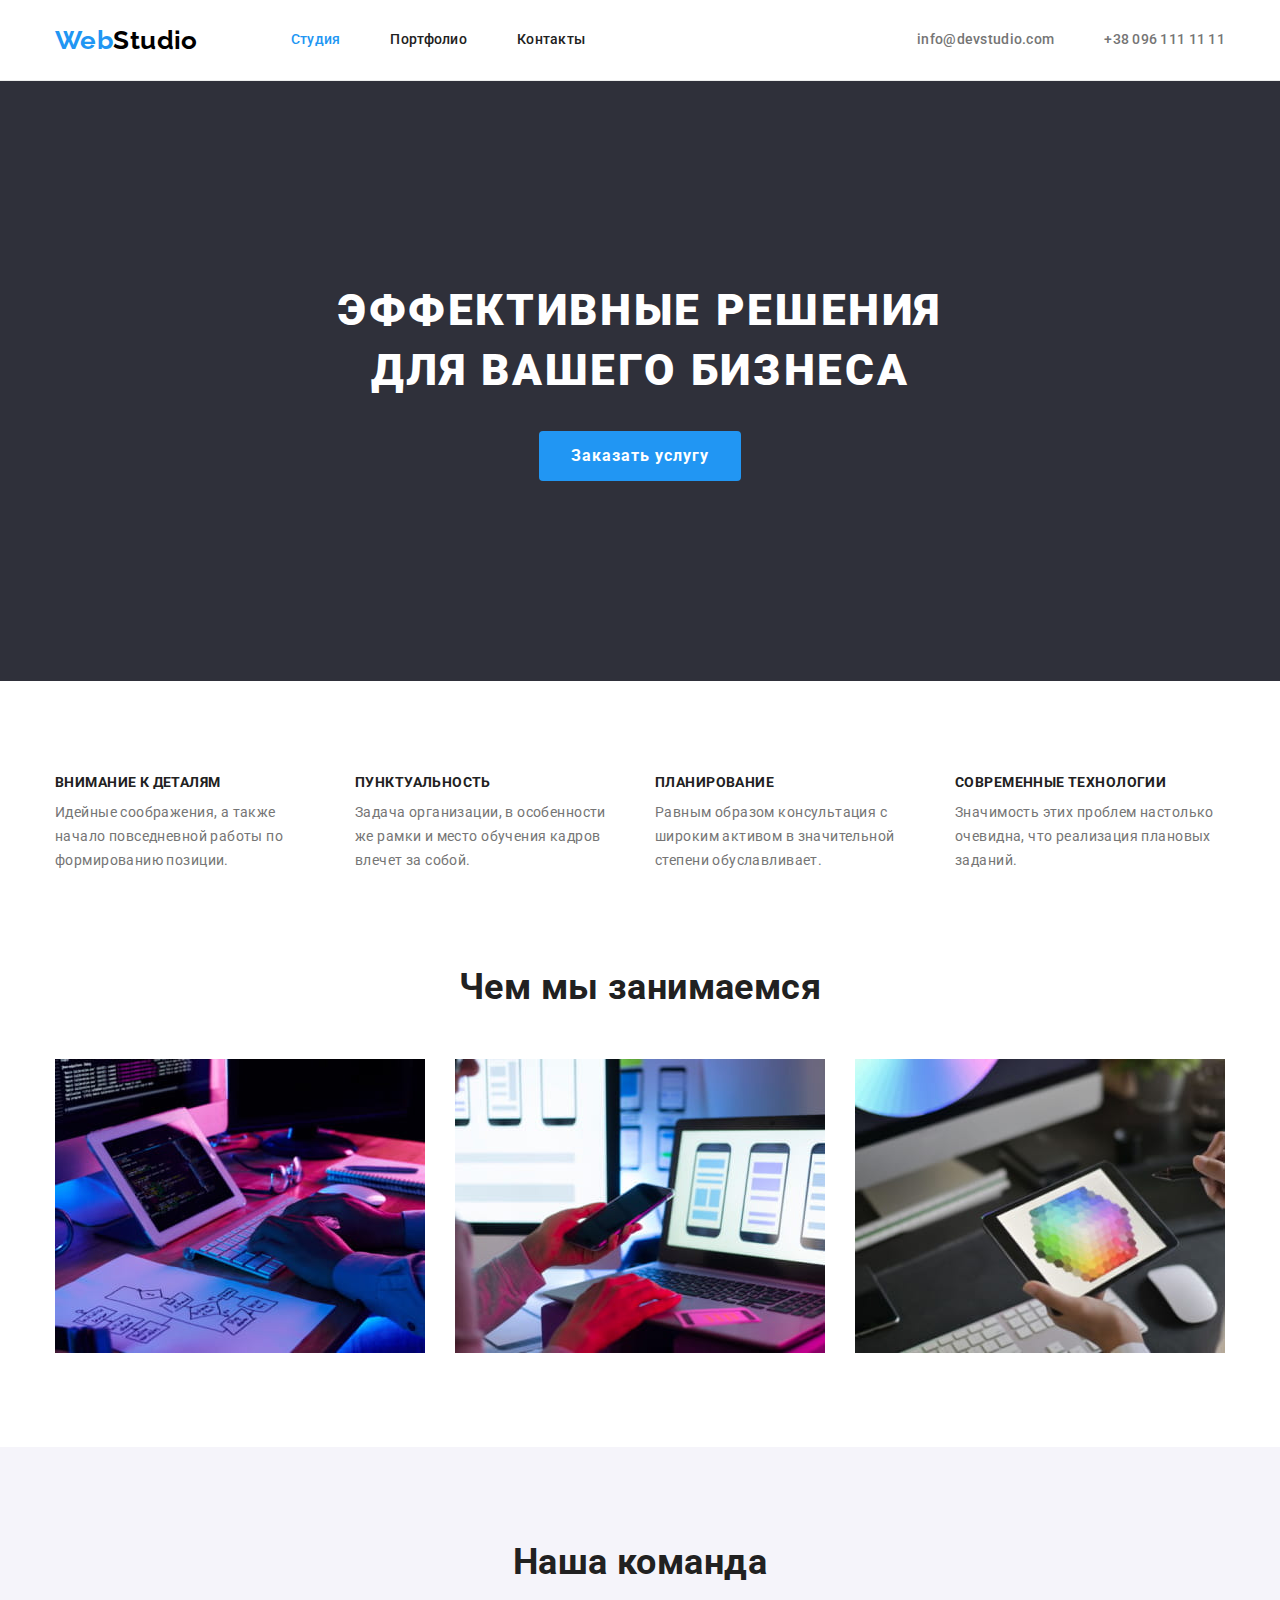
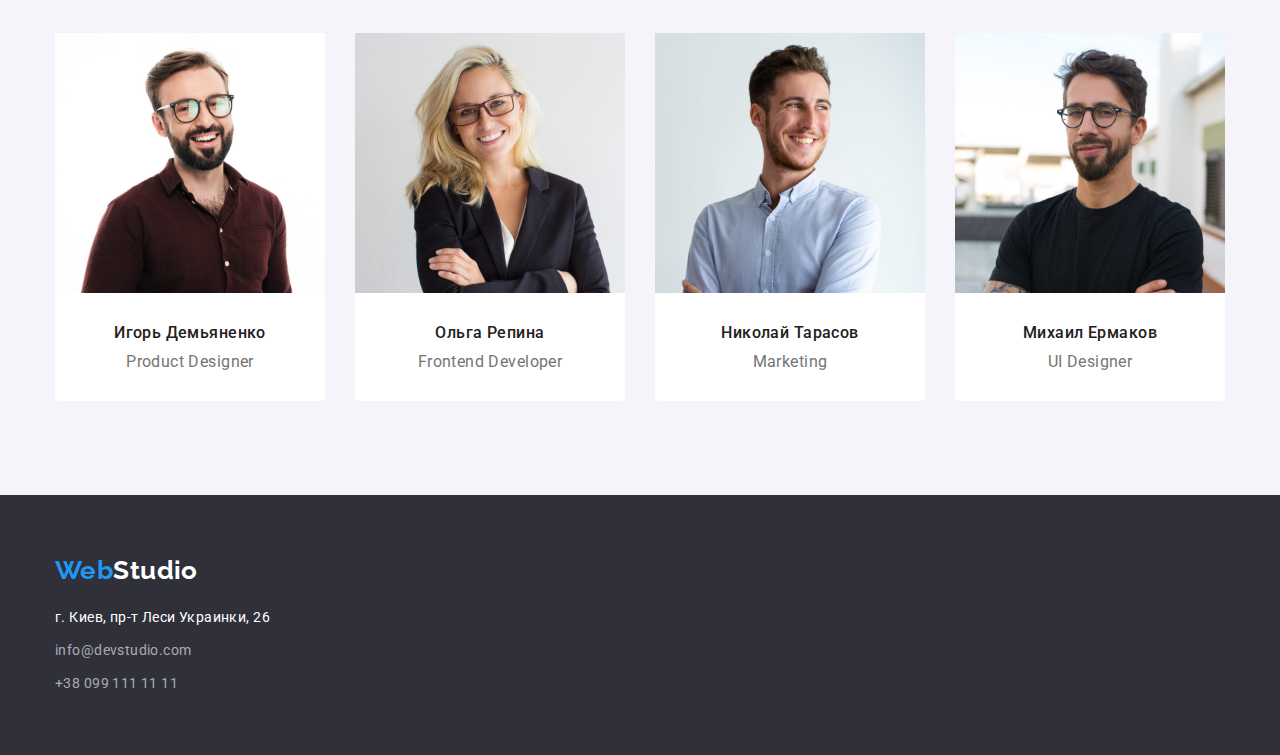
<file: index.html>
<!DOCTYPE html>
<html lang="ru">
  <head>
    <meta charset="UTF-8" />
    <meta http-equiv="X-UA-Compatible" content="IE=edge" />
    <meta name="viewport" content="width=device-width, initial-scale=1.0" />
    <title>Студия</title>
    <link rel="preconnect" href="https://fonts.googleapis.com" />
    <link rel="preconnect" href="https://fonts.gstatic.com" crossorigin />
    <link
      href="https://fonts.googleapis.com/css2?family=Raleway:wght@700&family=Roboto:wght@400;500;700;900&display=swap"
      rel="stylesheet"
    />
    <link
      rel="stylesheet"
      href="https://cdnjs.cloudflare.com/ajax/libs/modern-normalize/1.1.0/modern-normalize.min.css"
    />
    <link rel="stylesheet" href="./css/styles.css" />
  </head>
  <body>
    <!-- Header -->
    <header class="header">
      <div class="container header-content">
        <!-- Navigation -->
        <nav class="navigate">
          <!-- logo and link to homepage -->
          <a class="link logo" href="./index.html"> Web<span class="logo-header">Studio</span> </a>
          <!-- list of links to website pages -->
          <ul class="list site-nav">
            <li class="item"><a class="link current" href="./index.html">Студия</a></li>
            <li class="item"><a class="link" href="./portfolio.html">Портфолио</a></li>
            <li class="item"><a class="link" href="">Контакты</a></li>
          </ul>
        </nav>
        <!-- contacts -->
        <ul class="list contacts-nav">
          <li class="item">
            <a class="link" href="mailto:info@devstudio.com">info@devstudio.com</a>
          </li>
          <li class="item"><a class="link" href="tel:+380961111111">+38 096 111 11 11</a></li>
        </ul>
      </div>
    </header>
    <!-- Main content -->
    <main>
      <!-- block hero -->
      <section class="hero">
        <h1 class="hero-title">Эффективные решения<br />для вашего бизнеса</h1>
        <button class="button primary" type="button">Заказать услугу</button>
      </section>

      <!-- features of the studio -->
      <section class="section no-bottom">
        <div class="container">
          <!-- hidden title -->
          <h2 class="section-title hidden">Особенности</h2>
          <ul class="list features-list">
            <li class="item">
              <h3 class="title">Внимание к деталям</h3>
              <p class="text">
                Идейные соображения, а также начало повседневной работы по формированию позиции.
              </p>
            </li>
            <li class="item">
              <h3 class="title">Пунктуальность</h3>
              <p class="text">
                Задача организации, в особенности же рамки и место обучения кадров влечет за собой.
              </p>
            </li>
            <li class="item">
              <h3 class="title">Планирование</h3>
              <p class="text">
                Равным образом консультация с широким активом в значительной степени обуславливает.
              </p>
            </li>
            <li class="item">
              <h3 class="title">Современные технологии</h3>
              <p class="text">
                Значимость этих проблем настолько очевидна, что реализация плановых заданий.
              </p>
            </li>
          </ul>
        </div>
      </section>

      <!-- what are we doing -->
      <section class="section">
        <div class="container">
          <h2 class="section-title">Чем мы занимаемся</h2>
          <ul class="list works">
            <li class="item">
              <img
                src="./images/what-we-do-1.jpg"
                alt="код для десктопа"
                width="370"
                height="294"
              />
            </li>
            <li class="item">
              <img
                src="./images/what-we-do-2.jpg"
                alt="код для мобильных телефонов"
                width="370"
                height="294"
              />
            </li>
            <li class="item">
              <img
                src="./images/what-we-do-3.jpg"
                alt="код для планшетов"
                width="370"
                height="294"
              />
            </li>
          </ul>
        </div>
      </section>

      <!-- our team -->
      <section class="section team">
        <div class="container">
          <h2 class="section-title">Наша команда</h2>
          <ul class="list team-list">
            <li class="item">
              <img src="./images/team-1-igor.jpg" alt="Игорь" width="270" height="260" />
              <div class="image-caption">
                <h3 class="title">Игорь Демьяненко</h3>
                <p class="text">Product Designer</p>
              </div>
            </li>
            <li class="item">
              <img src="./images/team-2-olga.jpg" alt="Ольга" width="270" height="260" />
              <div class="image-caption">
                <h3 class="title">Ольга Репина</h3>
                <p class="text">Frontend Developer</p>
              </div>
            </li>
            <li class="item">
              <img src="./images/team-3-nikolai.jpg" alt="Николай" width="270" height="260" />
              <div class="image-caption">
                <h3 class="title">Николай Тарасов</h3>
                <p class="text">Marketing</p>
              </div>
            </li>
            <li class="item">
              <img src="./images/team-4-michail.jpg" alt="Михаил" width="270" height="260" />
              <div class="image-caption">
                <h3 class="title">Михаил Ермаков</h3>
                <p class="text">UI Designer</p>
              </div>
            </li>
          </ul>
        </div>
      </section>
    </main>
    <!-- footer -->
    <footer class="footer">
      <div class="container">
        <!-- logo and link to homepage -->
        <a class="link logo" href="./index.html"> Web<span class="logo-footer">Studio</span> </a>
        <!-- address -->
        <address>
          <ul class="list address-nav">
            <li class="item">
              <a
                class="link direction"
                href="https://goo.gl/maps/HgY1Wng7k1sUMK6fA"
                target="_blank"
              >
                г. Киев, пр-т Леси Украинки, 26
              </a>
            </li>
            <!-- contacts -->
            <li class="item">
              <a class="link contacts" href="mailto:info@devstudio.com">info@devstudio.com</a>
            </li>
            <li class="item">
              <a class="link contacts" href="tel:+380991111111">+38 099 111 11 11</a>
            </li>
          </ul>
        </address>
      </div>
    </footer>
  </body>
</html>
</file>
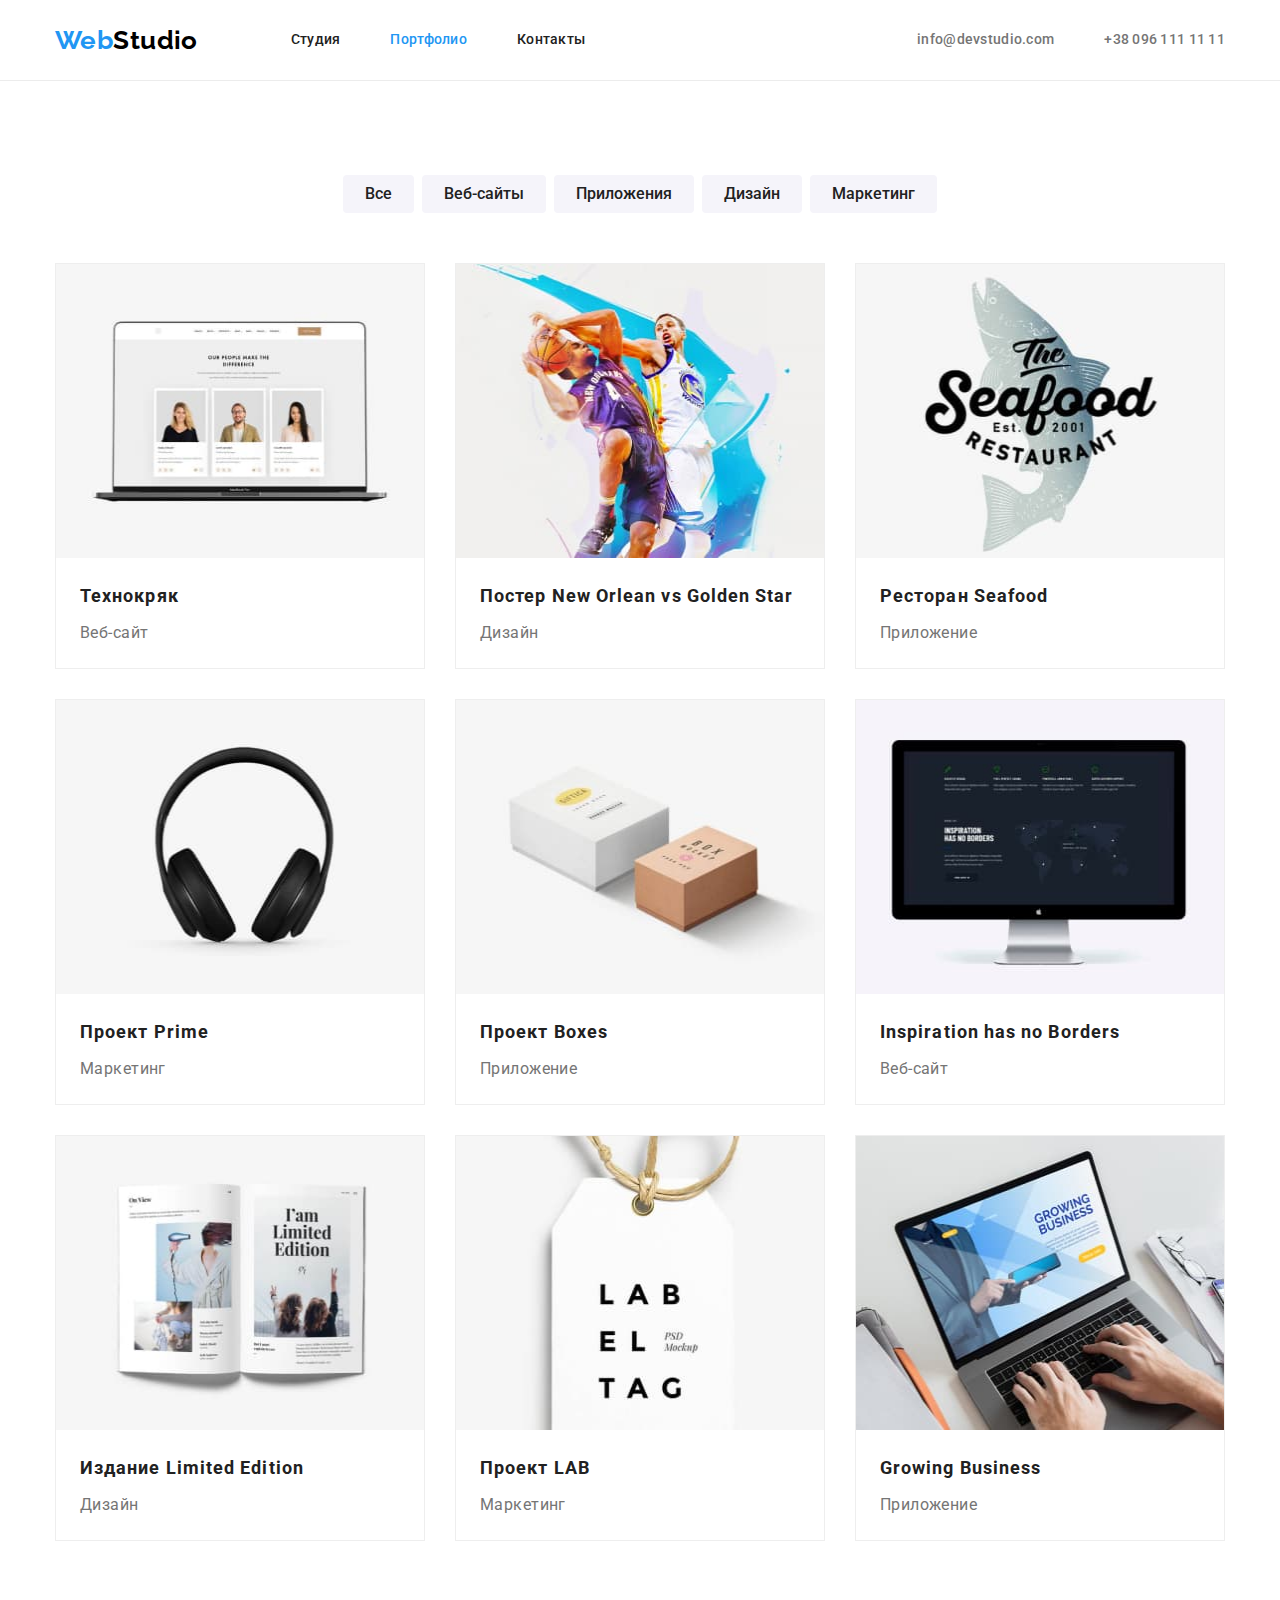
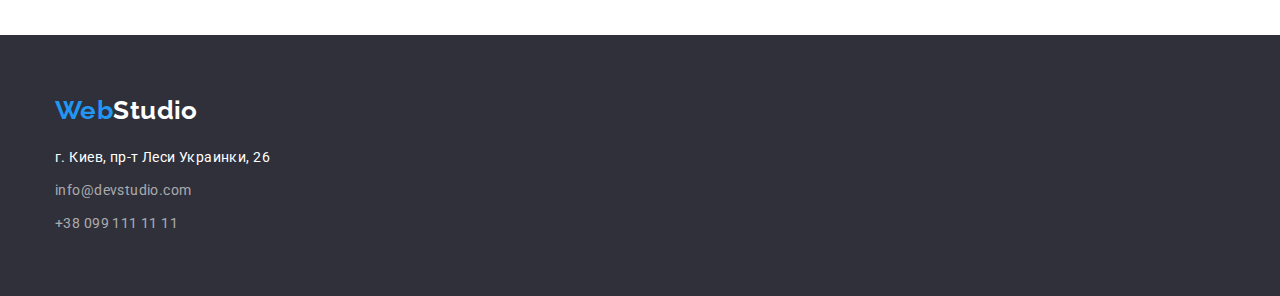
<file: portfolio.html>
<!DOCTYPE html>
<html lang="ru">
  <head>
    <meta charset="UTF-8" />
    <meta http-equiv="X-UA-Compatible" content="IE=edge" />
    <meta name="viewport" content="width=device-width, initial-scale=1.0" />
    <title>Портфолио</title>
    <link rel="preconnect" href="https://fonts.googleapis.com" />
    <link rel="preconnect" href="https://fonts.gstatic.com" crossorigin />
    <link
      href="https://fonts.googleapis.com/css2?family=Raleway:wght@700&family=Roboto:wght@400;500;700;900&display=swap"
      rel="stylesheet"
    />
    <link
      rel="stylesheet"
      href="https://cdnjs.cloudflare.com/ajax/libs/modern-normalize/1.1.0/modern-normalize.min.css"
    />
    <link rel="stylesheet" href="./css/styles.css" />
  </head>
  <body>
    <!-- Header -->
    <header class="header">
      <div class="container header-content">
        <!-- Navigation -->
        <nav class="navigate">
          <!-- logo and link to homepage -->
          <a class="link logo" href="./index.html"> Web<span class="logo-header">Studio</span> </a>
          <!-- list of links to website pages -->
          <ul class="list site-nav">
            <li class="item"><a class="link" href="./index.html">Студия</a></li>
            <li class="item"><a class="link current" href="./portfolio.html">Портфолио</a></li>
            <li class="item"><a class="link" href="">Контакты</a></li>
          </ul>
        </nav>
        <!-- contacts -->
        <ul class="list contacts-nav">
          <li class="item">
            <a class="link" href="mailto:info@devstudio.com">info@devstudio.com</a>
          </li>
          <li class="item"><a class="link" href="tel:+380961111111">+38 096 111 11 11</a></li>
        </ul>
      </div>
    </header>
    <!-- Main content -->
    <main>
      <!-- Section portfolio -->
      <section class="section">
        <div class="container">
          <!-- hidden title -->
          <h1 class="section-title hidden">Портфолио</h1>
          <!-- filter list -->
          <ul class="list filter">
            <li class="item">
              <button class="button secondary" type="button">Все</button>
            </li>
            <li class="item">
              <button class="button secondary" type="button">Веб-сайты</button>
            </li>
            <li class="item">
              <button class="button secondary" type="button">Приложения</button>
            </li>
            <li class="item">
              <button class="button secondary" type="button">Дизайн</button>
            </li>
            <li class="item">
              <button class="button secondary" type="button">Маркетинг</button>
            </li>
          </ul>
          <!-- portfolio content list -->
          <ul class="list portfolio-list">
            <li class="item">
              <a class="link" href="">
                <img
                  src="./images/portfolio-1.jpg"
                  alt="сайт на ноутбуке"
                  width="370"
                  height="294"
                />
                <div class="image-caption">
                  <h2 class="title">Технокряк</h2>
                  <p class="text">Веб-сайт</p>
                </div>
              </a>
            </li>
            <li class="item">
              <a class="link" href="">
                <img
                  src="./images/portfolio-2.jpg"
                  alt="противоборствующие баскетболисты"
                  width="370"
                  height="294"
                />
                <div class="image-caption">
                  <h2 class="title">Постер New Orlean vs Golden Star</h2>
                  <p class="text">Дизайн</p>
                </div>
              </a>
            </li>
            <li class="item">
              <a class="link" href="">
                <img
                  src="./images/portfolio-3.jpg"
                  alt="логотип ресторана"
                  width="370"
                  height="294"
                />
                <div class="image-caption">
                  <h2 class="title">Ресторан Seafood</h2>
                  <p class="text">Приложение</p>
                </div>
              </a>
            </li>
            <li class="item">
              <a class="link" href="">
                <img src="./images/portfolio-4.jpg" alt="наушники" width="370" height="294" />
                <div class="image-caption">
                  <h2 class="title">Проект Prime</h2>
                  <p class="text">Маркетинг</p>
                </div>
              </a>
            </li>
            <li class="item">
              <a class="link" href="">
                <img src="./images/portfolio-5.jpg" alt="две коробки" width="370" height="294" />
                <div class="image-caption">
                  <h2 class="title">Проект Boxes</h2>
                  <p class="text">Приложение</p>
                </div>
              </a>
            </li>
            <li class="item">
              <a class="link" href="">
                <img src="./images/portfolio-6.jpg" alt="монитор" width="370" height="294" />
                <div class="image-caption">
                  <h2 class="title">Inspiration has no Borders</h2>
                  <p class="text">Веб-сайт</p>
                </div>
              </a>
            </li>
            <li class="item">
              <a class="link" href="">
                <img src="./images/portfolio-7.jpg" alt="открытая книга" width="370" height="294" />
                <div class="image-caption">
                  <h2 class="title">Издание Limited Edition</h2>
                  <p class="text">Дизайн</p>
                </div>
              </a>
            </li>
            <li class="item">
              <a class="link" href="">
                <img src="./images/portfolio-8.jpg" alt="бирка" width="370" height="294" />
                <div class="image-caption">
                  <h2 class="title">Проект LAB</h2>
                  <p class="text">Маркетинг</p>
                </div>
              </a>
            </li>
            <li class="item">
              <a class="link" href="">
                <img
                  src="./images/portfolio-9.jpg"
                  alt="лептоп на рабочем месте"
                  width="370"
                  height="294"
                />
                <div class="image-caption">
                  <h2 class="title">Growing Business</h2>
                  <p class="text">Приложение</p>
                </div>
              </a>
            </li>
          </ul>
        </div>
      </section>
    </main>
    <!-- footer -->
    <footer class="footer">
      <div class="container">
        <!-- logo and link to homepage -->
        <a class="link logo" href="./index.html"> Web<span class="logo-footer">Studio</span> </a>
        <!-- address -->
        <address>
          <ul class="list address-nav">
            <li class="item">
              <a
                class="link direction"
                href="https://goo.gl/maps/HgY1Wng7k1sUMK6fA"
                target="_blank"
              >
                г. Киев, пр-т Леси Украинки, 26
              </a>
            </li>
            <!-- contacts -->
            <li class="item">
              <a class="link contacts" href="mailto:info@devstudio.com">info@devstudio.com</a>
            </li>
            <li class="item">
              <a class="link contacts" href="tel:+380991111111">+38 099 111 11 11</a>
            </li>
          </ul>
        </address>
      </div>
    </footer>
  </body>
</html>
</file>
<file: css/styles.css>
/* ======= */
/* general */
/* ======= */

:root {
  /* layout grid */
  --container-width: 1200px;
  --container-indent: 15px;
  --gutter: 30px;
  /* colors */
  --accent-color: #2196f3;
  --black-logo-color: #000000;
  --white-primary-color: #ffffff;
  --white-primary-opacity-color: rgba(255, 255, 255, 0.6);
  --white-secondary-color: #f5f4fa;
  --grey-primary-color: #757575;
  --grey-secondary-color: #212121;
  --grey-footer-color: #2f303a;
  --header-border-color: #ececec;
  --portfolio-card-border-color: #eeeeee;
}

/* page */
body {
  font-family: roboto, sans-serif;
  font-size: 14px;
  line-height: 1.71;
  letter-spacing: 0.03em;
  color: var(--grey-primary-color);
  background-color: var(--white-primary-color);
}

img {
  max-width: 100%;
  display: block;
}

.container {
  width: var(--container-width);
  margin-left: auto;
  margin-right: auto;
  padding-left: var(--container-indent);
  padding-right: var(--container-indent);
}

/* delete list marks */
.list {
  margin-top: 0;
  margin-bottom: 0;
  padding-left: 0;

  list-style: none;
}

/* delete links underline */
.link {
  text-decoration: none;
}

/* sections */
.section {
  padding-top: 94px;
  padding-bottom: 94px;
}

.section.no-bottom {
  padding-bottom: 0;
}

.section.team {
  background-color: var(--white-secondary-color);
}

.section-title {
  margin-top: 0;
  margin-bottom: 50px;

  font-size: 36px;
  line-height: 1.17;
  text-align: center;
  color: var(--grey-secondary-color);
}

.section-title.hidden {
  width: 0;
  height: 0;
  margin-bottom: 0;
  display: block;
  
  visibility: hidden;
}

/* ======= */
/* buttons */
/* ======= */

.button {
  border-width: 0;
  border-style: solid;
  border-color: transparent;
  border-radius: 4px;

  background-color: var(--white-primary-color);
  color: var(--black-logo-color);
  cursor: pointer;
}

/* primary */
.button.primary {
  padding: 10px 32px;

  font-weight: 700;
  font-size: 16px;
  line-height: 1.88;
  letter-spacing: 0.06em;
  background-color: var(--accent-color);
  color: var(--white-primary-color);
}

/* secondary */
.button.secondary {
  padding: 6px 22px;

  font-weight: 500;
  font-size: 16px;
  line-height: 1.62;
  background-color: var(--white-secondary-color);
  color: var(--grey-secondary-color);
}

.button.secondary:hover,
.button.secondary:focus {
  background-color: var(--accent-color);
  color: var(--white-primary-color);
}

/* ==== */
/* logo */
/* ==== */

.logo {
  display: block;

  font-family: raleway;
  font-weight: 700;
  font-size: 26px;
  line-height: 1.19;
  color: var(--accent-color);
}

.logo-header {
  color: var(--black-logo-color);
}

.logo-footer {
  color: var(--white-primary-color);
}

.logo:hover,
.logo:hover > .logo-header,
.logo:hover > .logo-footer {
  color: var(--accent-color);
}

/* ============== */
/* header of page */
/* ============== */

.header {
  border-bottom-width: 1px;
  border-bottom-style: solid;
  border-bottom-color: var(--header-border-color);
}

.header-content {
  display: flex;
  align-items: center;
  justify-content: space-between;
}

.navigate {
  display: flex;
  align-items: center;
}

/* general */
.site-nav,
.contacts-nav {
  font-weight: 500;
  line-height: 1.14;
  letter-spacing: 0.02em;
}

.site-nav .link,
.contacts-nav .link {
  display: block;
}

/* site nav */
.site-nav {
  margin-left: 93px;
  display: flex;
}

.site-nav > .item + .item {
  margin-left: 50px;
}

.site-nav .link {
  padding-top: 32px;
  padding-bottom: 32px;

  color: var(--grey-secondary-color);
}

.site-nav .link:hover,
.site-nav .link:focus {
  color: var(--accent-color);
}

.site-nav .link.current {
  color: var(--accent-color);
}

/* contacts nav */
.contacts-nav {
  display: flex;
}

.contacts-nav > .item+.item {
  margin-left: 50px;
}

.contacts-nav .link {
  color: var(--grey-primary-color);
}

.contacts-nav .link:hover,
.contacts-nav .link:focus {
  color: var(--accent-color);
}

/* ============== */
/* footer of page */
/* ============== */

.footer {
  padding-top: 60px;
  padding-bottom: 60px;

  background-color: var(--grey-footer-color);
}

.footer .logo {
  margin-bottom: 20px;
}

.address-nav {
  font-style: normal;
}

.address-nav > .item:not(:last-child) {
  margin-bottom: 9px;
}

.address-nav .link {
  display: block;
}

.address-nav .direction {
  color: var(--white-primary-color);
}

.address-nav .contacts {
  color: var(--white-primary-opacity-color);
}

.address-nav .contacts:hover,
.address-nav .contacts:focus {
  color: var(--accent-color);
}

/* ======================== */
/* studio page main content */
/* ======================== */

/* hero */
.hero {
  padding-top: 200px;
  padding-bottom: 200px;

  text-align: center;
  background-color: var(--grey-footer-color);
}

.hero-title {
  margin-top: 0;
  margin-bottom: 30px;

  font-weight: 900;
  font-size: 44px;
  line-height: 1.36;
  letter-spacing: 0.06em;
  text-transform: uppercase;
  color: var(--white-primary-color);
}

/* features */
.features-list {
  margin-top: calc(-1 * var(--gutter));
  margin-left: calc(-1 * var(--gutter));
  display: flex;
}

.features-list>.item {
  width: calc(100% / 4 - var(--gutter));
  margin-top: var(--gutter);
  margin-left: var(--gutter);
}

.features-list .title {
  margin-top: 0;
  margin-bottom: 10px;

  font-size: 14px;
  line-height: 1.14;
  text-transform: uppercase;
  color: var(--grey-secondary-color);
}

.features-list .text {
  margin-top: 0;
  margin-bottom: 0;
}

/* what we do */
.works {
  margin-top: calc(-1 * var(--gutter));
  margin-left: calc(-1 * var(--gutter));
  display: flex;
}

.works > .item {
  width: calc(100% / 3 - var(--gutter));
  margin-top: var(--gutter);
  margin-left: var(--gutter);
}


/* our team */
.team-list {
  margin-top: calc(-1 * var(--gutter));
  margin-left: calc(-1 * var(--gutter));
  display: flex;
}

.team-list .item {
  width: calc(100% / 4 - var(--gutter));
  margin-top: var(--gutter);
  margin-left: var(--gutter);
  border-radius: 0px 0px 4px 4px;

  background-color: var(--white-primary-color);
}

.team-list .image-caption {
  padding-top: 30px;
  padding-bottom: 30px;
}

.team-list .title,
.team-list .text {
  font-size: 16px;
  line-height: 1.19;
  text-align: center;
}

.team-list .title {
  margin-top: 0;
  margin-bottom: 10px;

  font-weight: 500;
  color: var(--grey-secondary-color);
}

.team-list .text {
  margin-top: 0;
  margin-bottom: 0;
}

/* =========================== */
/* portfolio page main content */
/* =========================== */

/* portfolio filter */
.filter {
  margin-bottom: 50px;
  display: flex;
  justify-content: center;
}

.filter > .item+.item{
  margin-left: 8px;
}

/* portfolio list */
.portfolio-list {
  margin-top: calc(-1 * var(--gutter));
  margin-left: calc(-1 * var(--gutter));
  display: flex;
  flex-wrap: wrap;
}

.portfolio-list > .item {
  width: calc(100% / 3 - var(--gutter));
  margin-top: var(--gutter);
  margin-left: var(--gutter);
}

.portfolio-list .link {
  display: block;
  
  border-width: 1px;
  border-style: solid;
  border-color: var(--portfolio-card-border-color);
}

.portfolio-list .image-caption {
  padding: 20px 24px;
}

.portfolio-list .title {
  margin-top: 0;
  margin-bottom: 4px;

  font-size: 18px;
  line-height: 2;
  letter-spacing: 0.06em;
  color: var(--grey-secondary-color);
}

.portfolio-list .text {
  margin-top: 0;
  margin-bottom: 0;

  font-size: 16px;
  line-height: 1.88;
  color: var(--grey-primary-color);
}
</file>
